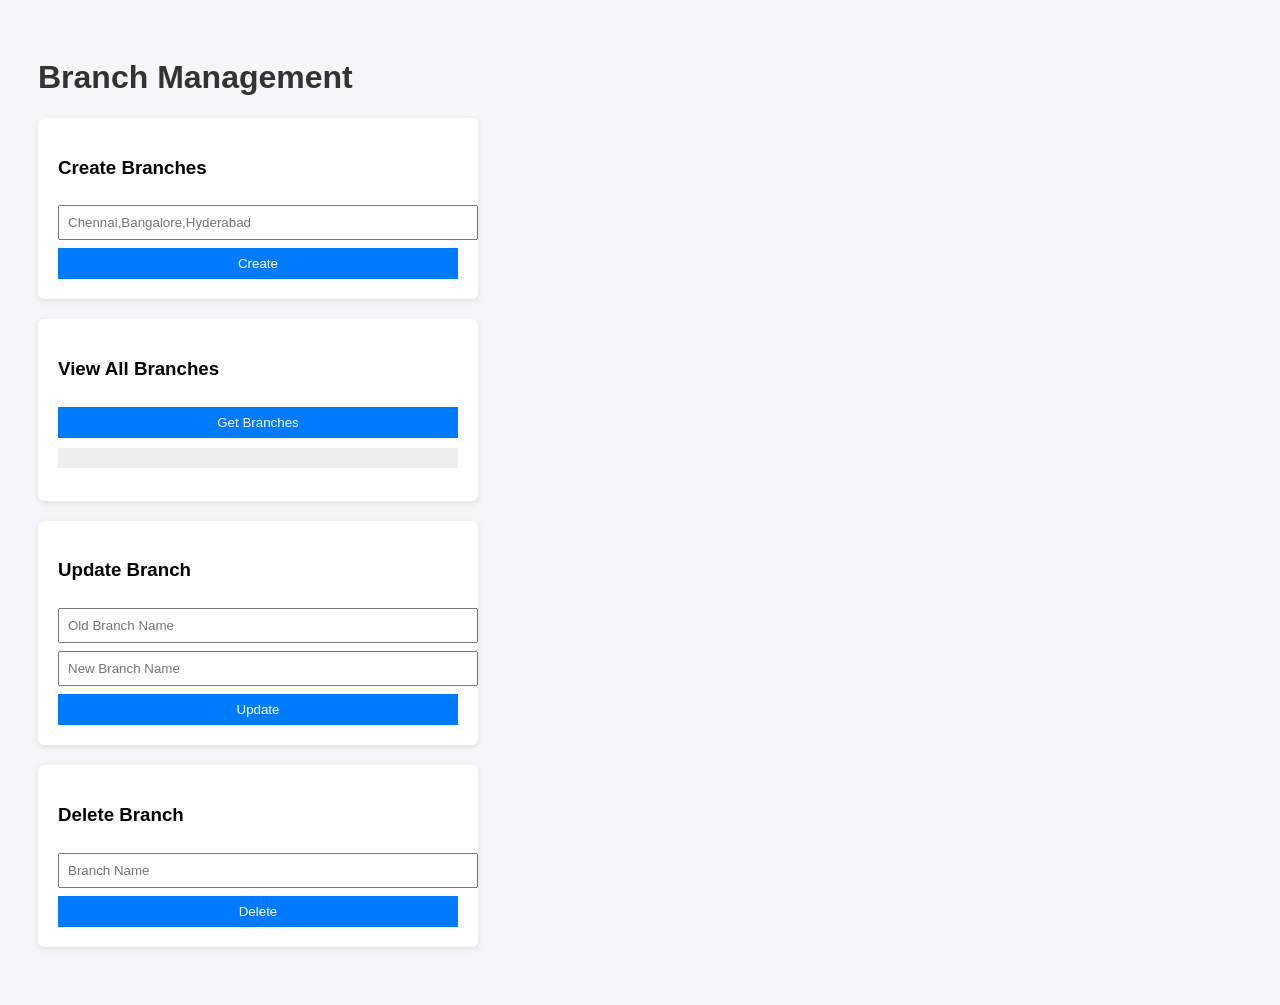
<file: src/main/resources/templates/branch.html>
<!DOCTYPE html>
<html lang="en">
<head>
    <meta charset="UTF-8">
    <title>Branch CRUD</title>
    <style>
        body {
            font-family: Arial, sans-serif;
            background: #f4f6f8;
            padding: 30px;
        }
        h1 {
            color: #333;
        }
        .card {
            background: #fff;
            padding: 20px;
            margin-bottom: 20px;
            border-radius: 6px;
            box-shadow: 0 2px 6px rgba(0,0,0,0.1);
            width: 400px;
        }
        input, button {
            width: 100%;
            padding: 8px;
            margin-top: 8px;
        }
        button {
            background: #007bff;
            color: white;
            border: none;
            cursor: pointer;
        }
        button:hover {
            background: #0056b3;
        }
        pre {
            background: #eee;
            padding: 10px;
            margin-top: 10px;
        }
    </style>
</head>
<body>

<h1>Branch Management</h1>

<!-- CREATE -->
<div class="card">
    <h3>Create Branches</h3>
    <input id="branchesInput" placeholder="Chennai,Bangalore,Hyderabad">
    <button onclick="createBranches()">Create</button>
</div>

<!-- READ -->
<div class="card">
    <h3>View All Branches</h3>
    <button onclick="getBranches()">Get Branches</button>
    <pre id="branchList"></pre>
</div>

<!-- UPDATE -->
<div class="card">
    <h3>Update Branch</h3>
    <input id="oldBranch" placeholder="Old Branch Name">
    <input id="newBranch" placeholder="New Branch Name">
    <button onclick="updateBranch()">Update</button>
</div>

<!-- DELETE -->
<div class="card">
    <h3>Delete Branch</h3>
    <input id="deleteBranch" placeholder="Branch Name">
    <button onclick="deleteBranch()">Delete</button>
</div>

<script>
    const BASE_URL = "https://test.zentime.co.in/api/clients";

    // CREATE → POST /branch
    function createBranches() {
        const branches = document.getElementById("branchesInput")
            .value.split(",")
            .map(b => b.trim())
            .filter(b => b !== "");

        fetch(`${BASE_URL}/branch`, {
            method: "POST",
            headers: { "Content-Type": "application/json" },
            body: JSON.stringify({ branchNames: branches })
        })
        .then(res => res.text())
        .then(msg => alert(msg))
        .catch(err => alert("Error: " + err));
    }

    // READ → GET /branch/all
    function getBranches() {
        fetch(`${BASE_URL}/branch/all`)
            .then(res => res.json())
            .then(data => {
                document.getElementById("branchList").textContent =
                    JSON.stringify(data, null, 2);
            })
            .catch(err => alert("Error: " + err));
    }

    // UPDATE → PUT /branch/{old}?newBranchName=...
    function updateBranch() {
        const oldName = document.getElementById("oldBranch").value.trim();
        const newName = document.getElementById("newBranch").value.trim();

        fetch(`${BASE_URL}/branch/${oldName}?newBranchName=${newName}`, {
            method: "PUT"
        })
        .then(res => res.text())
        .then(msg => alert(msg))
        .catch(err => alert("Error: " + err));
    }

    // DELETE → DELETE /branch/{name}
    function deleteBranch() {
        const branchName = document.getElementById("deleteBranch").value.trim();

        fetch(`${BASE_URL}/branch/${branchName}`, {
            method: "DELETE"
        })
        .then(res => res.text())
        .then(msg => alert(msg))
        .catch(err => alert("Error: " + err));
    }
</script>

</body>
</html>
</file>
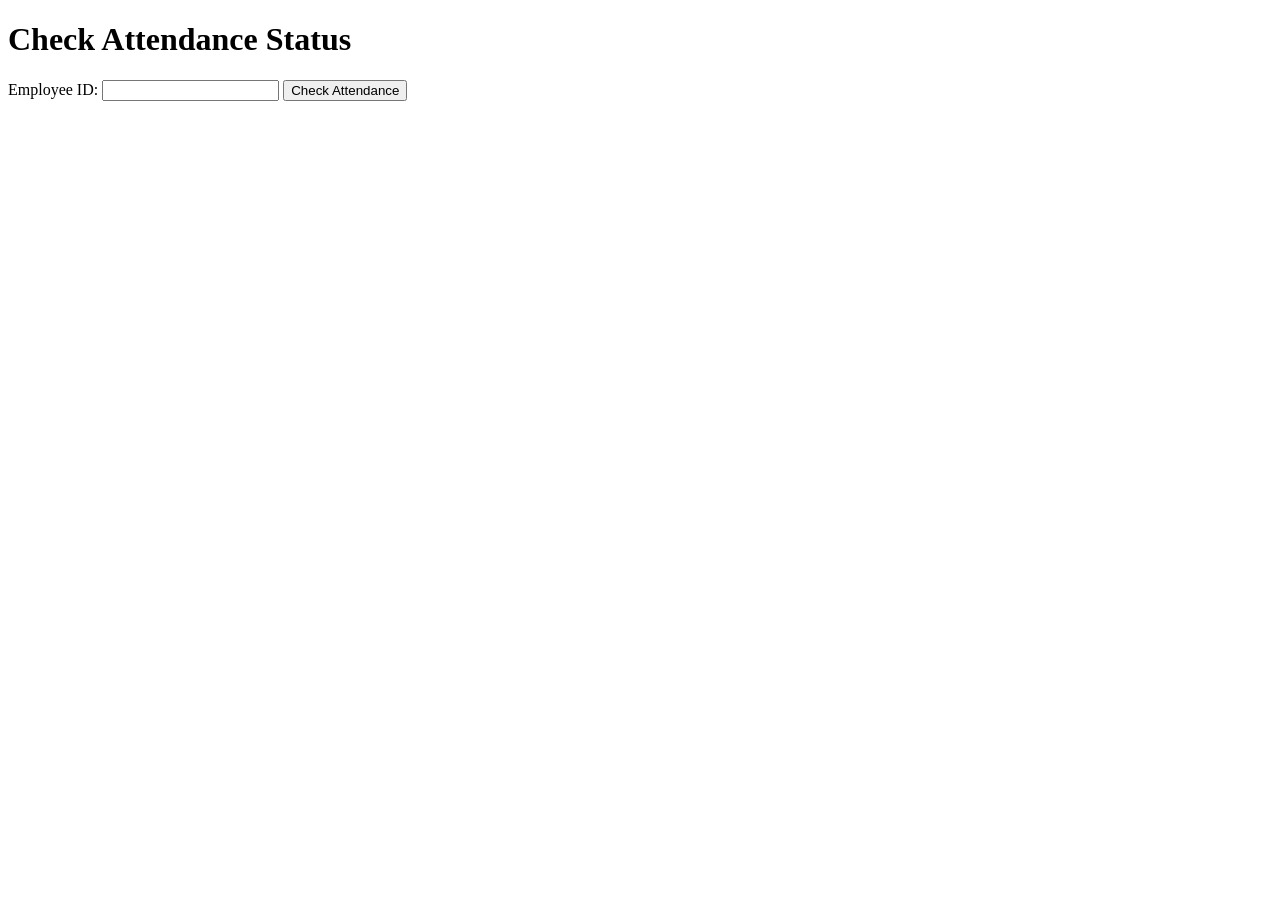
<file: src/main/resources/templates/checktoday.html>
<!DOCTYPE html>
<html lang="en">
<head>
    <meta charset="UTF-8">
    <meta name="viewport" content="width=device-width, initial-scale=1.0">
    <title>Check Attendance Status</title>
    <script>
        // Function to check attendance status by employeeId
        async function checkAttendanceStatus() {
            const employeeId = document.getElementById("employeeId").value;
            
            // Make sure employeeId is entered
            if (!employeeId) {
                alert("Please enter the Employee ID.");
                return;
            }

            try {
                const response = await fetch(`https://test.zentime.co.in/api/attendance/check-attendance-status?employeeId=${employeeId}`);
                
                // Handle the response
                if (response.ok) {
                    const result = await response.text();
                    document.getElementById("result").innerText = result;
                } else if (response.status === 404) {
                    document.getElementById("result").innerText = "No attendance record found for today.";
                } else if (response.status === 400) {
                    document.getElementById("result").innerText = "Attendance status is not 'Present'.";
                } else if (response.status === 206) {
                    const result = await response.text();
                    document.getElementById("result").innerText = result;
                } else {
                    document.getElementById("result").innerText = "An error occurred. Please try again later.";
                }
            } catch (error) {
                console.error('Error:', error);
                document.getElementById("result").innerText = "An error occurred. Please try again later.";
            }
        }
    </script>
</head>
<body>
    <h1>Check Attendance Status</h1>
    
    <label for="employeeId">Employee ID:</label>
    <input type="number" id="employeeId" name="employeeId" required>
    <button onclick="checkAttendanceStatus()">Check Attendance</button>

    <p id="result"></p>
</body>
</html>
</file>
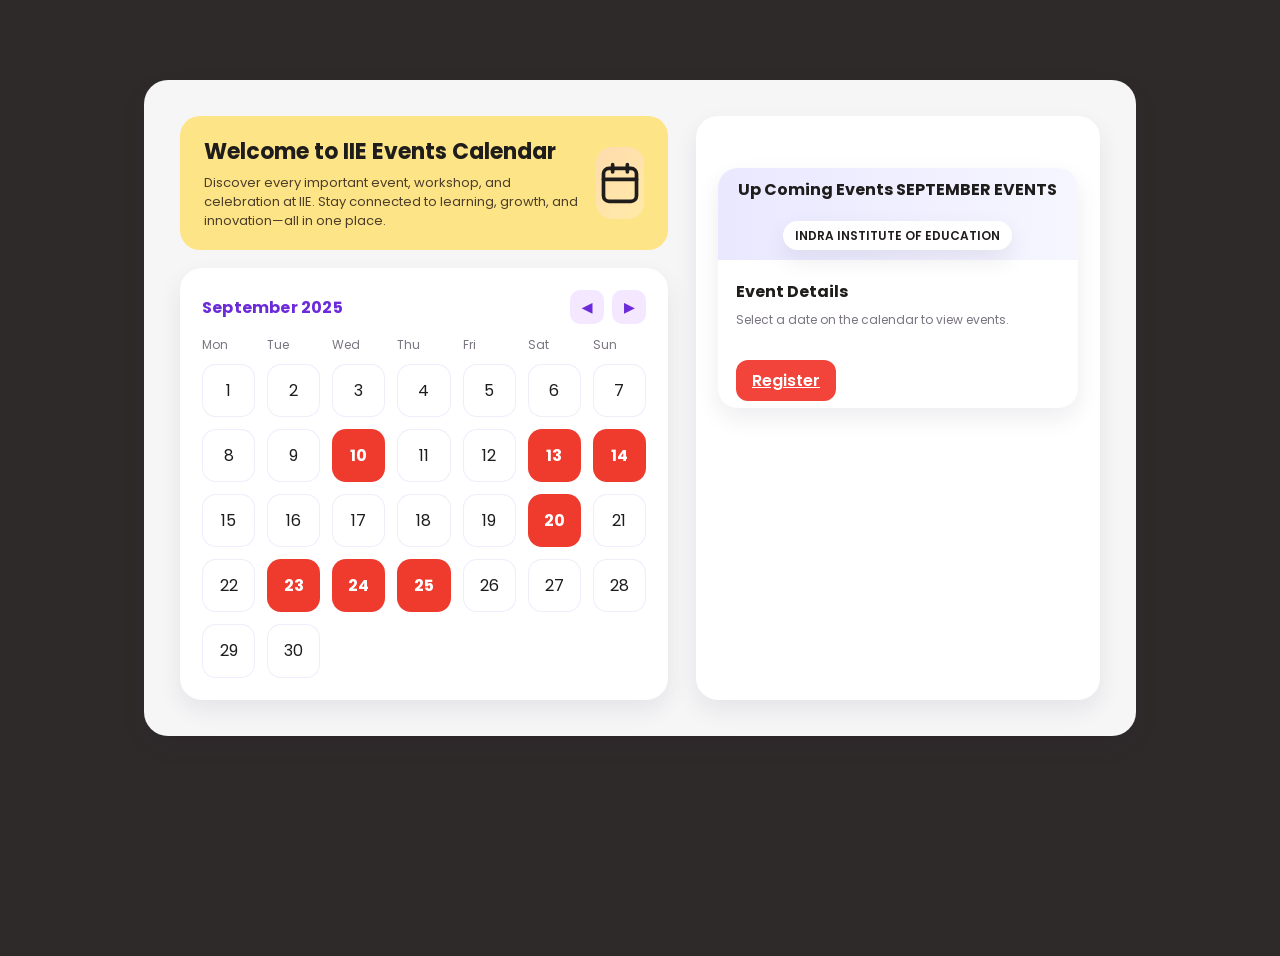
<file: src/main/resources/templates/start-day.html>
<!DOCTYPE html>
<html lang="en">
<head>
  <meta charset="UTF-8" />
  <meta name="viewport" content="width=device-width, initial-scale=1" />
  <title>IIE Events Calendar</title>
  <link rel="preconnect" href="https://fonts.googleapis.com">
  <link rel="preconnect" href="https://fonts.gstatic.com" crossorigin>
  <link href="https://fonts.googleapis.com/css2?family=Poppins:wght@400;500;600;700&display=swap" rel="stylesheet">
  <style>
    :root{
      --bg:#2f2a2a;
      --surface:#f6f6f7;
      --surface-2:#ffffff;
      --brand:#6c2bd9;
      --brand-dark:#4a1fb8;
      --accent:#f3443c;
      --accent-dark:#d73730;
      --ink:#1f1c1c;
      --muted:#7a7480;
      --pill:#fde486;
      --lav:#f3e8ff;
      --divider:#eeeaf7;
      --radius:18px;
      --shadow:0 10px 24px rgba(24,14,46,.08);
    }
    *{box-sizing:border-box}
    html,body{height:100%}
    body{
      margin:0; background:var(--bg); color:var(--ink);
      font-family:'Poppins',system-ui,-apple-system,Segoe UI,Roboto,Helvetica,Arial,sans-serif;
      line-height:1.45;
    }
    .wrap{max-width:1040px;margin:56px auto;padding:24px}
    .app{
      background:var(--surface); border-radius:24px; padding:36px; box-shadow:var(--shadow);
      position:relative; min-height:640px;
    }
    .grid{display:grid; grid-template-columns:1.4fr 1fr; gap:28px}
    /* Banner */
    .banner{background:var(--pill); border-radius:20px; padding:20px 24px; display:flex; align-items:center; gap:16px; margin-bottom:18px}
    .banner h2{margin:0 0 6px;font-size:22px}
    .banner p{margin:0; color:#4c3e2a; font-size:13px; max-width:560px}
    .banner .illus{
      margin-left:auto; width:72px; height:72px; border-radius:16px; background:linear-gradient(135deg,#ffdcae,#ffeaa7);
      display:grid;place-items:center; position:relative; overflow:hidden
    }
    .illus svg{width:44px;height:44px}

    /* Calendar + Events columns */
    .col{background:var(--surface-2); border-radius:22px; padding:22px; box-shadow:var(--shadow)}
    .calendar .head{display:flex; justify-content:space-between; align-items:center; margin-bottom:10px}
    .calendar .title{font-weight:700; color:var(--brand); letter-spacing:.2px}
    .navbtns{display:flex; gap:8px}
    .iconbtn{width:34px;height:34px;border-radius:10px;border:none;background:var(--lav);color:var(--brand);font-weight:700;cursor:pointer}

    .week{display:grid; grid-template-columns:repeat(7,1fr); gap:12px; margin-top:12px; color:var(--muted); font-size:12px}
    .days{display:grid; grid-template-columns:repeat(7,1fr); gap:12px; margin-top:10px}
    .day{aspect-ratio:1/1; display:grid; place-items:center; border-radius:14px; background:#fff; box-shadow:inset 0 0 0 1px #f0ecfb; cursor:pointer}
    .day.is-today{background:#fff0f0; box-shadow:inset 0 0 0 2px #ffd2d2}
    .day.has-event{background:#ef3a2e; color:#fff; font-weight:700; box-shadow:none}
    .day.selected{outline:3px solid var(--brand);}

    /* Right column: upcoming */
    .upcoming .sec-head{display:flex; justify-content:space-between; align-items:center; margin-bottom:10px}
    .subtle{font-size:12px; color:var(--muted)}
    .small-link{font-size:12px; text-decoration:none; color:var(--brand);}
    .event-card{display:flex; gap:14px; align-items:center; border-radius:16px; padding:14px; border:1px solid var(--divider); box-shadow:var(--shadow); background:#fff}
    .event-card + .event-card{margin-top:14px}
    .event-ribbon{width:8px; border-radius:8px; align-self:stretch; background:linear-gradient(#7c3aed,#6d28d9)}
    .event-body{flex:1}
    .event-title{margin:0; font-size:14px; font-weight:600}
    .event-time{margin:4px 0 10px; font-size:12px; color:var(--muted)}
    .register{border:none; background:var(--accent); color:#fff; padding:9px 16px; border-radius:12px; font-weight:600; cursor:pointer}
    .register:hover{background:var(--accent-dark)}
    .bubble{margin-left:auto; width:34px; height:34px; border-radius:999px; background:var(--lav); display:grid; place-items:center; color:var(--brand)}

    /* Event Detail Card */
    .detail-wrap{display:flex; justify-content:flex-end; margin-top:30px}
    .detail{width:360px; background:#fff; border-radius:20px; padding:0 0 16px; box-shadow:var(--shadow)}
    .detail .thumb{height:92px; background:linear-gradient(90deg,#e9e8ff,#f6f6ff); border-top-left-radius:20px; border-top-right-radius:20px; display:grid; place-items:center}
    .badge{background:#fff; border-radius:999px; padding:6px 12px; font-size:12px; font-weight:600; box-shadow:var(--shadow)}
    .detail .content{padding:14px 18px}
    .detail h3{margin:6px 0 8px; font-size:16px}
    .detail p{margin:0 0 12px; font-size:12px; color:var(--muted)}
    .detail ul{margin:0; padding-left:18px; font-size:13px}
    .detail .cta{margin-top:14px; padding:0 18px}
    .detail .cta button{width:100%; border:none; background:var(--accent); color:#fff; padding:12px 16px; border-radius:12px; font-weight:700; cursor:pointer}

    @media (max-width: 980px){
      .grid{grid-template-columns:1fr}
      .detail-wrap{justify-content:center}
    }
  </style>
</head>
<body>
  <div class="wrap">
    <div class="app">
      <div class="grid">
        <!-- Left: Banner + Calendar -->
        <div>
          <div class="banner">
            <div>
              <h2>Welcome to IIE Events Calendar</h2>
              <p>Discover every important event, workshop, and celebration at IIE. Stay connected to learning, growth, and innovation—all in one place.</p>
            </div>
            <div class="illus" aria-hidden="true">
              <svg viewBox="0 0 24 24" fill="none" stroke="currentColor" stroke-width="2" stroke-linecap="round" stroke-linejoin="round">
                <rect x="3" y="4" width="18" height="18" rx="3" ry="3"></rect>
                <line x1="16" y1="2" x2="16" y2="6"></line>
                <line x1="8" y1="2" x2="8" y2="6"></line>
                <line x1="3" y1="10" x2="21" y2="10"></line>
              </svg>
            </div>
          </div>

          <div class="col calendar">
            <div class="head">
              <div class="title">September 2025</div>
              <div class="navbtns">
                <button class="iconbtn" aria-label="Previous Month">◀</button>
                <button class="iconbtn" aria-label="Next Month">▶</button>
              </div>
            </div>
            <div class="week">
              <div>Mon</div><div>Tue</div><div>Wed</div><div>Thu</div><div>Fri</div><div>Sat</div><div>Sun</div>
            </div>
            <div class="days"></div>
          </div>
        </div>

        <!-- Right: Upcoming events placeholder -->
        <div class="col upcoming">
          <div class="sec-head">
           <div class="detail-wrap">
                       

        <article class="detail" aria-label="Event detail">
          <div class="thumb">
             <h3 style="margin:0;font-size:16px">Up Coming Events SEPTEMBER EVENTS</h3>
            <span class="badge">INDRA INSTITUTE OF EDUCATION

</span>
          </div>
          <div class="content">
            <h3>Event Details</h3>
            <p>Select a date on the calendar to view events.</p>
          </div>
<div class="cta">
  <a href="https://forms.gle/dbrBsNyKSe53hRN29" target="_blank" class="register">Register</a>
</div>
        </article>
      </div>
        </div>
      </div>

      <!-- Standalone event detail card -->
      
    </div>
  </div>

<script>
// --- Event Data (from doc) ---
const events = {
  "2025-09-10": ["Placement Training (Exclusive for IIE) – 10 AM to 2 PM"],
  "2025-09-13": ["Placement Training (Exclusive for IIE) – 10 AM to 2 PM"],
  "2025-09-14": ["AWS & DevOps Webinar (Open to all) – 11 AM to 1 PM"],
  "2025-09-20": ["Ethical Hacking Webinar (Open to all) – 11 AM to 1 PM"],
  "2025-09-23": ["Learn UI/UX @ FREE – Day 1 (10.30 AM to 1.30 PM)"],
  "2025-09-24": ["Learn UI/UX @ FREE – Day 2 (10.30 AM to 1.30 PM)"],
  "2025-09-25": ["Learn UI/UX @ FREE – Day 3 (10.30 AM to 1.30 PM)"]
};

let currentDate = new Date(2025, 8); // Default: September 2025

const titleEl = document.querySelector(".calendar .title");
const daysEl = document.querySelector(".calendar .days");
const detail = document.querySelector(".detail");
const detailContent = detail.querySelector(".content");
const detailBtn = detail.querySelector(".cta button");

function renderCalendar() {
  const year = currentDate.getFullYear();
  const month = currentDate.getMonth();
  const today = new Date();

  const monthName = currentDate.toLocaleString("default", { month: "long" });
  titleEl.textContent = `${monthName} ${year}`;

  const firstDay = new Date(year, month, 1).getDay();
  const daysInMonth = new Date(year, month + 1, 0).getDate();

  daysEl.innerHTML = "";

  let startOffset = (firstDay + 6) % 7;
  for (let i = 0; i < startOffset; i++) {
    const empty = document.createElement("div");
    empty.className = "day empty";
    daysEl.appendChild(empty);
  }

for (let d = 1; d <= daysInMonth; d++) {
  const date = new Date(year, month, d);
  const dateKey = `${year}-${String(month + 1).padStart(2, "0")}-${String(d).padStart(2, "0")}`;

  const dayEl = document.createElement("div");
  dayEl.className = "day";
  dayEl.textContent = d;

  if (date.toDateString() === today.toDateString()) {
    dayEl.classList.add("is-today");
  }
  if (events[dateKey]) {
    dayEl.classList.add("has-event");
  }

  dayEl.addEventListener("click", () => {
    document.querySelectorAll(".day").forEach(d => d.classList.remove("selected"));
    dayEl.classList.add("selected");
    showDayDetails(dateKey);
  });

  daysEl.appendChild(dayEl);
}
}

function showDayDetails(dateKey) {
  const dayEvents = events[dateKey];
  if (dayEvents && dayEvents.length > 0) {
    detailContent.innerHTML = `
      <h3>Events on ${dateKey}</h3>
      <ul>${dayEvents.map(ev => `<li>${ev}</li>`).join("")}</ul>
    `;
    detailBtn.disabled = false;
    detailBtn.textContent = "Register";
  } else {
    detailContent.innerHTML = `<h3>No Events</h3><p>No scheduled events on ${dateKey}.</p>`;
    detailBtn.disabled = true;
    detailBtn.textContent = "No Registration";
  }
}

document.querySelector(".navbtns button[aria-label='Previous Month']")
  .addEventListener("click", () => {
    currentDate.setMonth(currentDate.getMonth() - 1);
    renderCalendar();
  });

document.querySelector(".navbtns button[aria-label='Next Month']")
  .addEventListener("click", () => {
    currentDate.setMonth(currentDate.getMonth() + 2);
    renderCalendar();
  });

renderCalendar();

// Auto-load today's details if in same month
const todayKey = new Date().toISOString().split("T")[0];
if (events[todayKey]) {
  showDayDetails(todayKey);
}
</script>

</body>
</html>
</file>
